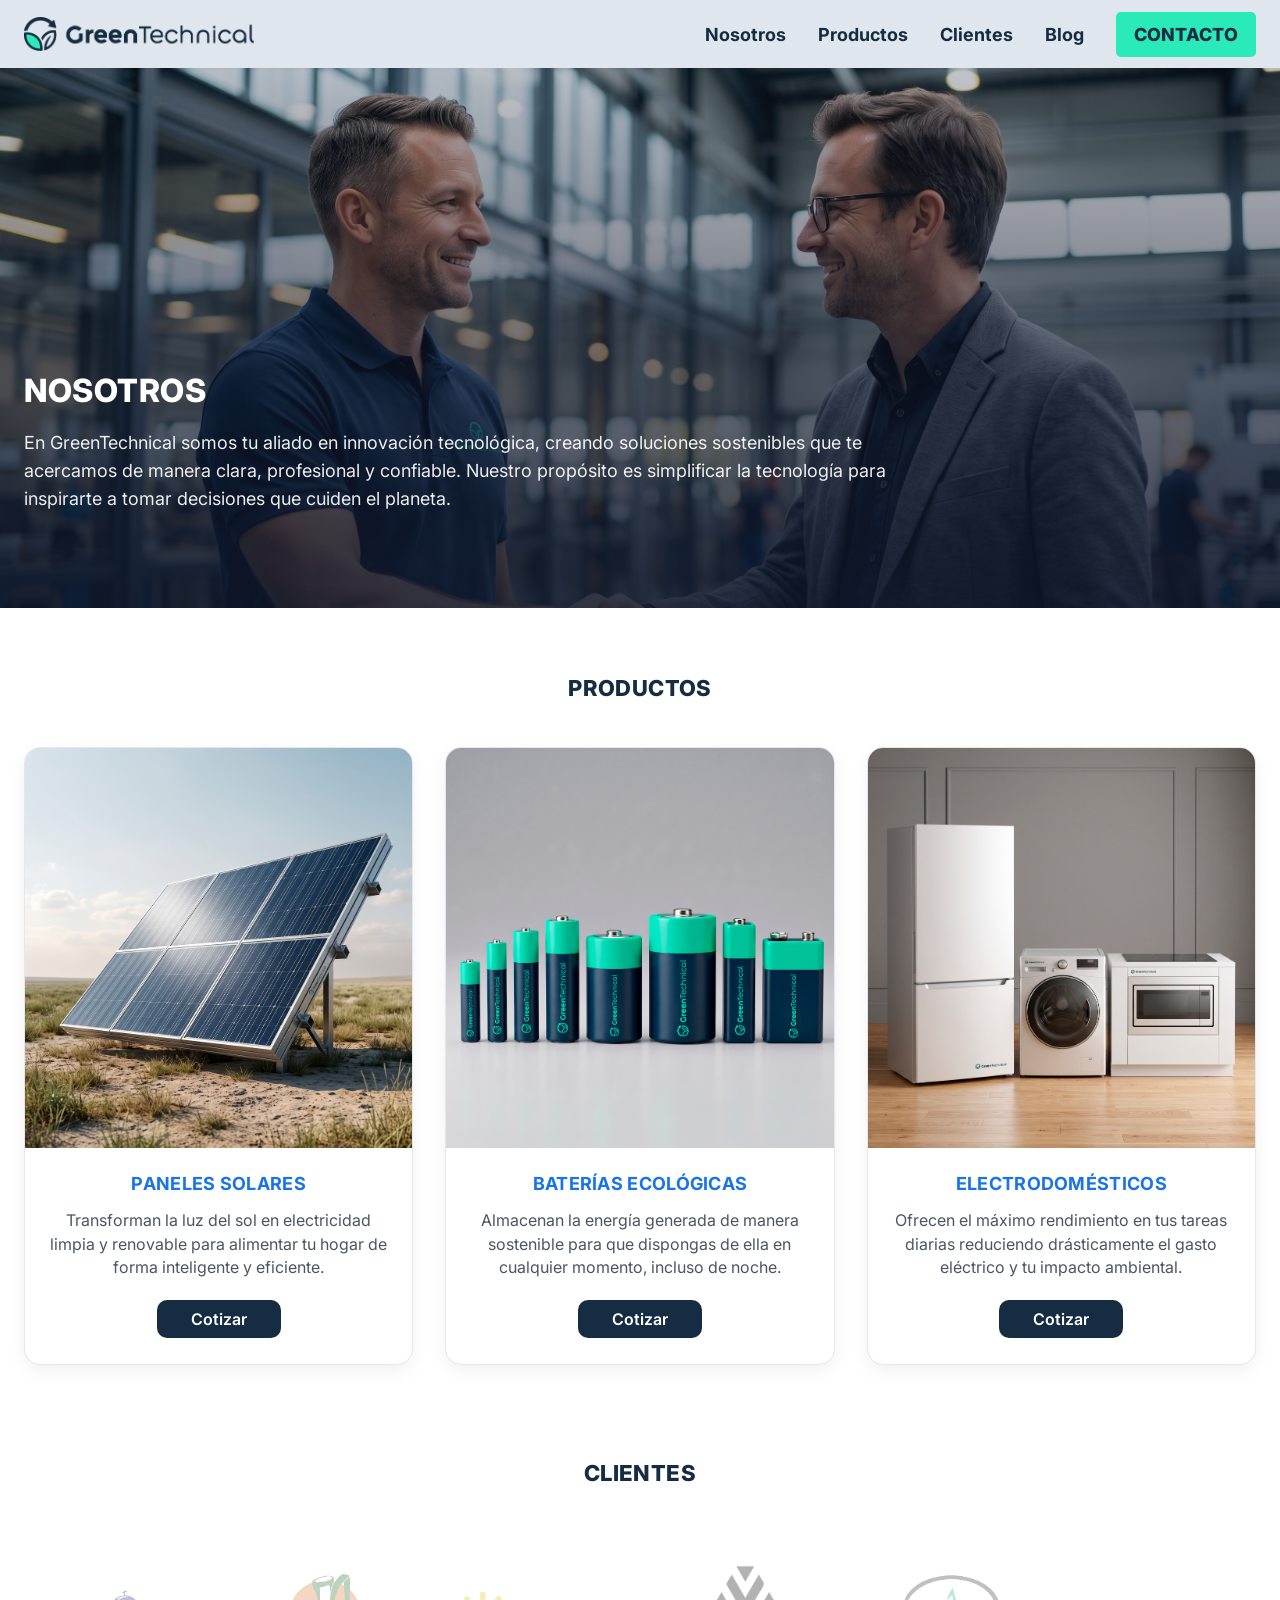
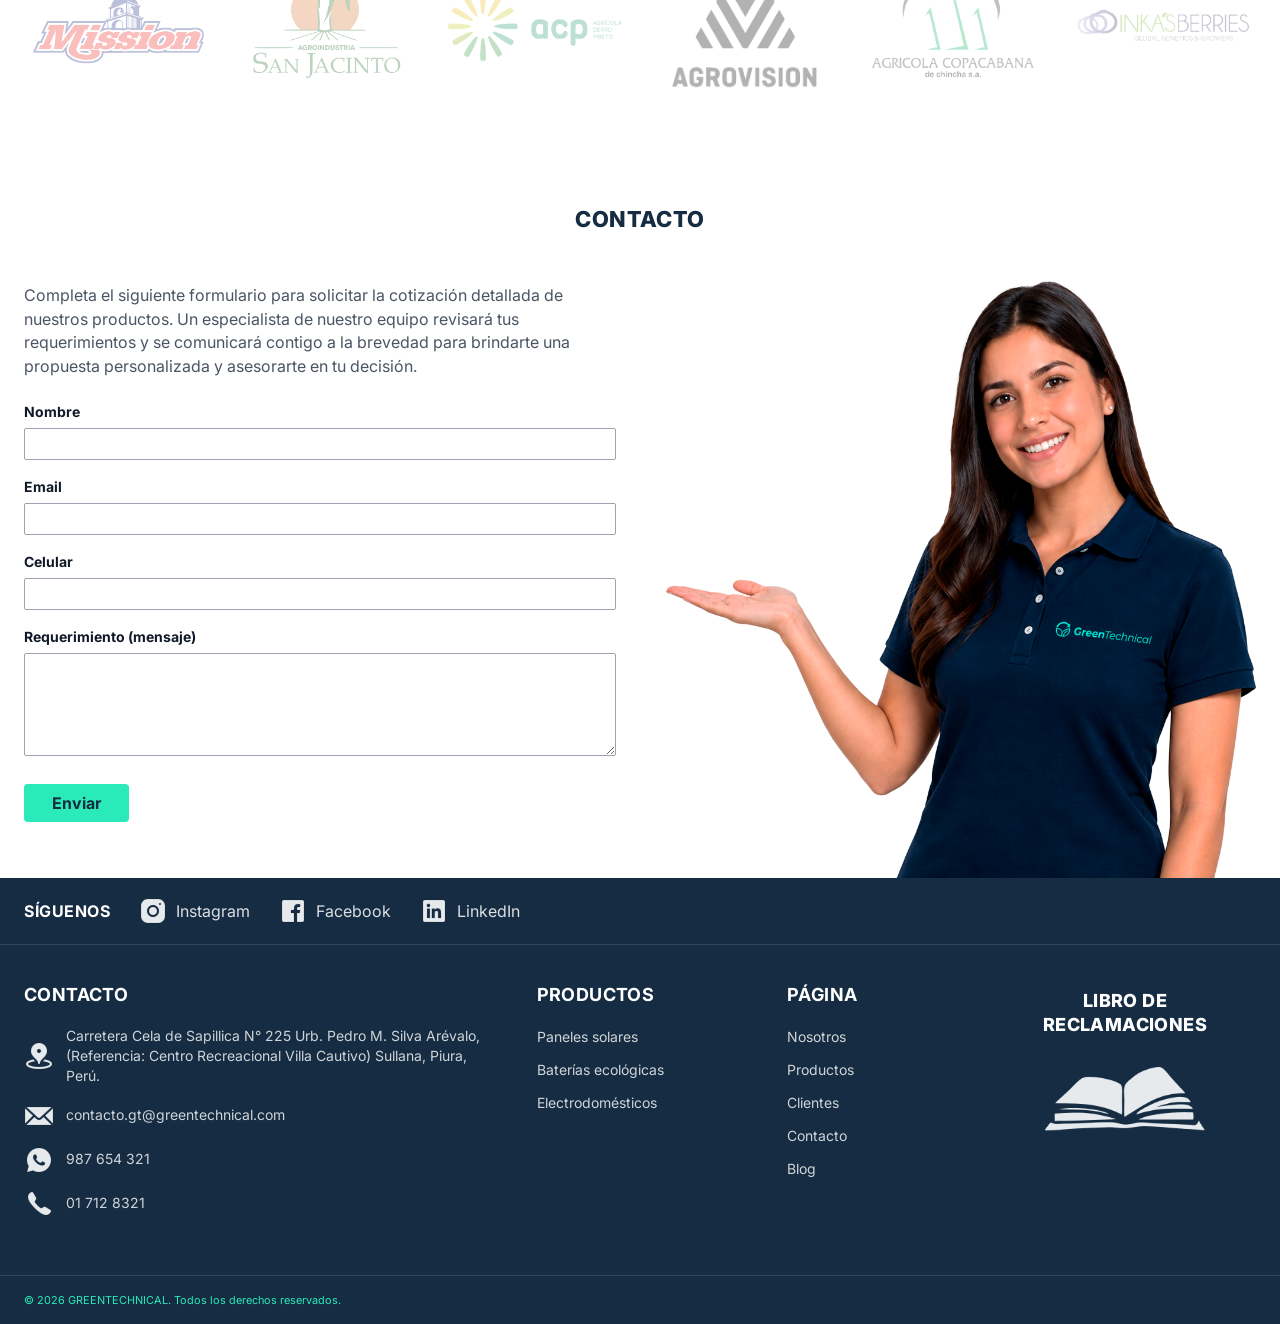
<file: index.html>
<!DOCTYPE html>
<html lang="es">
<head>
  <meta charset="UTF-8">
  <meta name="viewport" content="width=device-width, initial-scale=1.0">
  <title>GreenTechnical - Innovación Tecnológica Sostenible</title>
  <!-- Tipografía Google Fonts -->
  <link rel="preconnect" href="https://fonts.googleapis.com">
  <link rel="preconnect" href="https://fonts.gstatic.com" crossorigin>
  <link href="https://fonts.googleapis.com/css2?family=Inter:wght@300;400;500;600;700;800&display=swap" rel="stylesheet">
  <link rel="stylesheet" href="styles.css">
</head>
<body>

  <!-- ================= HEADER / NAVBAR ================= -->
  <header class="navbar">
    <div class="container navbar-content">
      <a href="#">
        <img src="img/logo-gt.png" alt="logo-greentechnical" class="logo">
      </a>

      <!-- Control Menú Hamburguesa (Solo CSS para Tablet/Mobile) -->
      <input type="checkbox" id="nav-toggle" class="nav-toggle" aria-label="Abrir menú de navegación">
      <label for="nav-toggle" class="nav-toggle-label">
        <span></span>
        <span></span>
        <span></span>
      </label>

      <nav class="nav-links">
        <a href="#nosotros">Nosotros</a>
        <a href="#productos">Productos</a>
        <a href="#clientes">Clientes</a>
        <a href="blog.html">Blog</a>
        <a href="#contacto" class="btn-contacto-nav">CONTACTO</a>
      </nav>
    </div>
  </header>

  <!-- ================= HERO / NOSOTROS ================= -->
  <main>
    <section id="nosotros" class="hero">
      <div class="hero-overlay"></div>
      <div class="container hero-content">
        <h1>NOSOTROS</h1>
        <p>
          En GreenTechnical somos tu aliado en innovación tecnológica, creando soluciones sostenibles que te acercamos de manera clara, profesional y confiable. Nuestro propósito es simplificar la tecnología para inspirarte a tomar decisiones que cuiden el planeta.
        </p>
      </div>
    </section>

    <!-- ================= PRODUCTOS ================= -->
    <section id="productos" class="section productos-section">
      <div class="container">
        <h2 class="section-title">PRODUCTOS</h2>

        <div class="productos-grid">
          <!-- Tarjeta 1 -->
          <article class="producto-card">
            <div class="producto-img-wrapper">
              <img src="img/paneles-solares.png" alt="Paneles Solares">
            </div>
            <div class="producto-body">
              <h3 class="producto-title">PANELES SOLARES</h3>
              <p class="producto-desc">
                Transforman la luz del sol en electricidad limpia y renovable para alimentar tu hogar de forma inteligente y eficiente.
              </p>
              <a href="#contacto" class="btn-cotizar">Cotizar</a>
            </div>
          </article>

          <!-- Tarjeta 2 -->
          <article class="producto-card">
            <div class="producto-img-wrapper">
              <img src="img/baterias.png" alt="Baterías Ecológicas">
            </div>
            <div class="producto-body">
              <h3 class="producto-title">BATERÍAS ECOLÓGICAS</h3>
              <p class="producto-desc">
                Almacenan la energía generada de manera sostenible para que dispongas de ella en cualquier momento, incluso de noche.
              </p>
              <a href="#contacto" class="btn-cotizar">Cotizar</a>
            </div>
          </article>

          <!-- Tarjeta 3 -->
          <article class="producto-card">
            <div class="producto-img-wrapper">
              <img src="img/electro.png" alt="Electrodomésticos">
            </div>
            <div class="producto-body">
              <h3 class="producto-title">ELECTRODOMÉSTICOS</h3>
              <p class="producto-desc">
                Ofrecen el máximo rendimiento en tus tareas diarias reduciendo drásticamente el gasto eléctrico y tu impacto ambiental.
              </p>
              <a href="#contacto" class="btn-cotizar">Cotizar</a>
            </div>
          </article>
        </div>
      </div>
    </section>

    <!-- ================= CLIENTES ================= -->
    <section id="clientes" class="section clientes-section">
      <div class="container">
        <h2 class="section-title">CLIENTES</h2>

        <div class="clientes-logos">
          <!-- Logo 1: Mission -->
          <div class="cliente-item">
            <img src="img/mission_grey_logo-copia.webp" alt="mission-cliente" class="client-img">
          </div>

          <!-- Logo 2: San Jacinto -->
          <div class="cliente-item">
            <img src="img/san_jacinto_grey_logo-copia.webp" alt="san-jacinto-cliente" class="client-img">
          </div>

          <!-- Logo 3: ACP -->
          <div class="cliente-item">
            <img src="img/acp_grey_logo-copia.webp" alt="acp-cliente" class="client-img">
          </div>

          <!-- Logo 4: Agrovision -->
          <div class="cliente-item">
            <img src="img/agrovision-copia.webp" alt="agrovision-cliente" class="client-img">
          </div>

          <!-- Logo 5: Agrícola Cerro Prieto -->
          <div class="cliente-item">
            <img src="img/agricola_copacabana_grey_logo-copia.webp" alt="agricola-copacabana-cliente" class="client-img">
          </div>

          <!-- Logo 6: Natucultura -->
          <div class="cliente-item">
            <img src="img/inkasberriers_grey_logo-copia.webp" alt="inkasberriers-cliente" class="client-img">
          </div>
        </div>
      </div>
    </section>

    <!-- ================= CONTACTO ================= -->
    <section id="contacto" class="section contacto-section">
      <div class="container">
        <h2 class="section-title">CONTACTO</h2>

        <div class="contacto-wrapper">
          <!-- Columna Izquierda: Formulario -->
          <div class="contacto-form-col">
            <p class="contacto-intro">
              Completa el siguiente formulario para solicitar la cotización detallada de nuestros productos. Un especialista de nuestro equipo revisará tus requerimientos y se comunicará contigo a la brevedad para brindarte una propuesta personalizada y asesorarte en tu decisión.
            </p>

            <form class="contacto-form" action="#" method="POST">
              <div class="form-group">
                <label for="nombre">Nombre</label>
                <input type="text" id="nombre" name="nombre" required>
              </div>

              <div class="form-group">
                <label for="email">Email</label>
                <input type="email" id="email" name="email" required>
              </div>

              <div class="form-group">
                <label for="celular">Celular</label>
                <input type="tel" id="celular" name="celular" required>
              </div>

              <div class="form-group">
                <label for="mensaje">Requerimiento (mensaje)</label>
                <textarea id="mensaje" name="mensaje" rows="5" required></textarea>
              </div>

              <button type="submit" class="btn-enviar">Enviar</button>
            </form>
          </div>

          <!-- Columna Derecha: Imagen Asesora -->
          <div class="contacto-img-col">
            <img src="img/mujer-gt.png" alt="Asesora comercial GreenTechnical" class="asesora-img">
          </div>
        </div>
      </div>
    </section>
  </main>


  <!-- ================= FOOTER ================= -->
  <footer class="footer">
    <!-- Barra Social Superior -->
    <div class="footer-social-bar">
      <div class="container social-bar-content">
        <span class="siguenos-label">SÍGUENOS</span>

        <div class="social-links-group">
          <a href="#" class="social-link">
            <span class="social-icon-box">
              <img src="img/icons-web/ig.png" alt="instagram">
            </span>
            Instagram
          </a>

          <a href="#" class="social-link">
            <span class="social-icon-box">
              <img src="img/icons-web/fb.png" alt="facebook">
            </span>
            Facebook
          </a>

          <a href="#" class="social-link">
            <span class="social-icon-box">
              <img src="img/icons-web/lin.png" alt="linkedin">
            </span>
            LinkedIn
          </a>
        </div>
      </div>
    </div>

    <!-- Cuerpo Principal del Footer -->
    <div class="container footer-main">
      <!-- Columna 1: Contacto -->
      <div class="footer-col footer-col-contact">
        <h4>CONTACTO</h4>
        <ul class="contact-list">
          <li>
            <img src="img/icons-web/location.png" alt="ubicación" class="contact-icon">
            <a href="https://www.google.com/maps/search/+Carretera+Cela+de+Sapillica+N°+225+Urb.+Pedro+M.+Silva+Arévalo/@-4.7765306,-79.9876727,16z/data=!3m1!4b1?entry=ttu&g_ep=EgoyMDI2MTAyMC4wIKXMDSoASAFQAw%3D%3D">
              Carretera Cela de Sapillica N° 225 Urb. Pedro M. Silva Arévalo,<br>
              (Referencia: Centro Recreacional Villa Cautivo) Sullana, Piura, Perú.
            </a>
          </li>
          <li>
            <img src="img/icons-web/mail.png" alt="correo" class="contact-icon">
            <a href="mailto:contacto.gt@greentechnical.com">contacto.gt@greentechnical.com</a>
          </li>
          <li>
            <img src="img/icons-web/wp.png" alt="whatsapp" class="contact-icon">
            <a href="https://api.whatsapp.com/send?phone=51997412505">987 654 321</a>
          </li>
          <li>
            <img src="img/icons-web/phone.png" alt="whatsapp" class="contact-icon">
            <a>01 712 8321</a>
          </li>
        </ul>
      </div>

      <!-- Columna 2: Productos -->
      <div class="footer-col">
        <h4>PRODUCTOS</h4>
        <ul class="footer-links">
          <li><a href="#productos">Paneles solares</a></li>
          <li><a href="#productos">Baterías ecológicas</a></li>
          <li><a href="#productos">Electrodomésticos</a></li>
        </ul>
      </div>

      <!-- Columna 3: Página -->
      <div class="footer-col">
        <h4>PÁGINA</h4>
        <ul class="footer-links">
          <li><a href="#nosotros">Nosotros</a></li>
          <li><a href="#productos">Productos</a></li>
          <li><a href="#clientes">Clientes</a></li>
          <li><a href="#contacto">Contacto</a></li>
          <li><a href="blog.html">Blog</a></li>
        </ul>
      </div>

      <!-- Columna 4: Libro de Reclamaciones -->
      <div class="footer-col footer-reclamaciones">
        <a href="#" class="reclamaciones-box">
          <span class="reclamaciones-title">LIBRO DE<br>RECLAMACIONES</span>
          <img src="img/icons-web/r-book.png" alt="reclamaciones" class="book-img">
        </a>
      </div>
    </div>

    <!-- Barra Inferior Copyright -->
    <div class="footer-bottom">
      <div class="container">
        <p class="copyright">© 2026 GREENTECHNICAL. Todos los derechos reservados.</p>
      </div>
    </div>
  </footer>

</body>
</html>
</file>
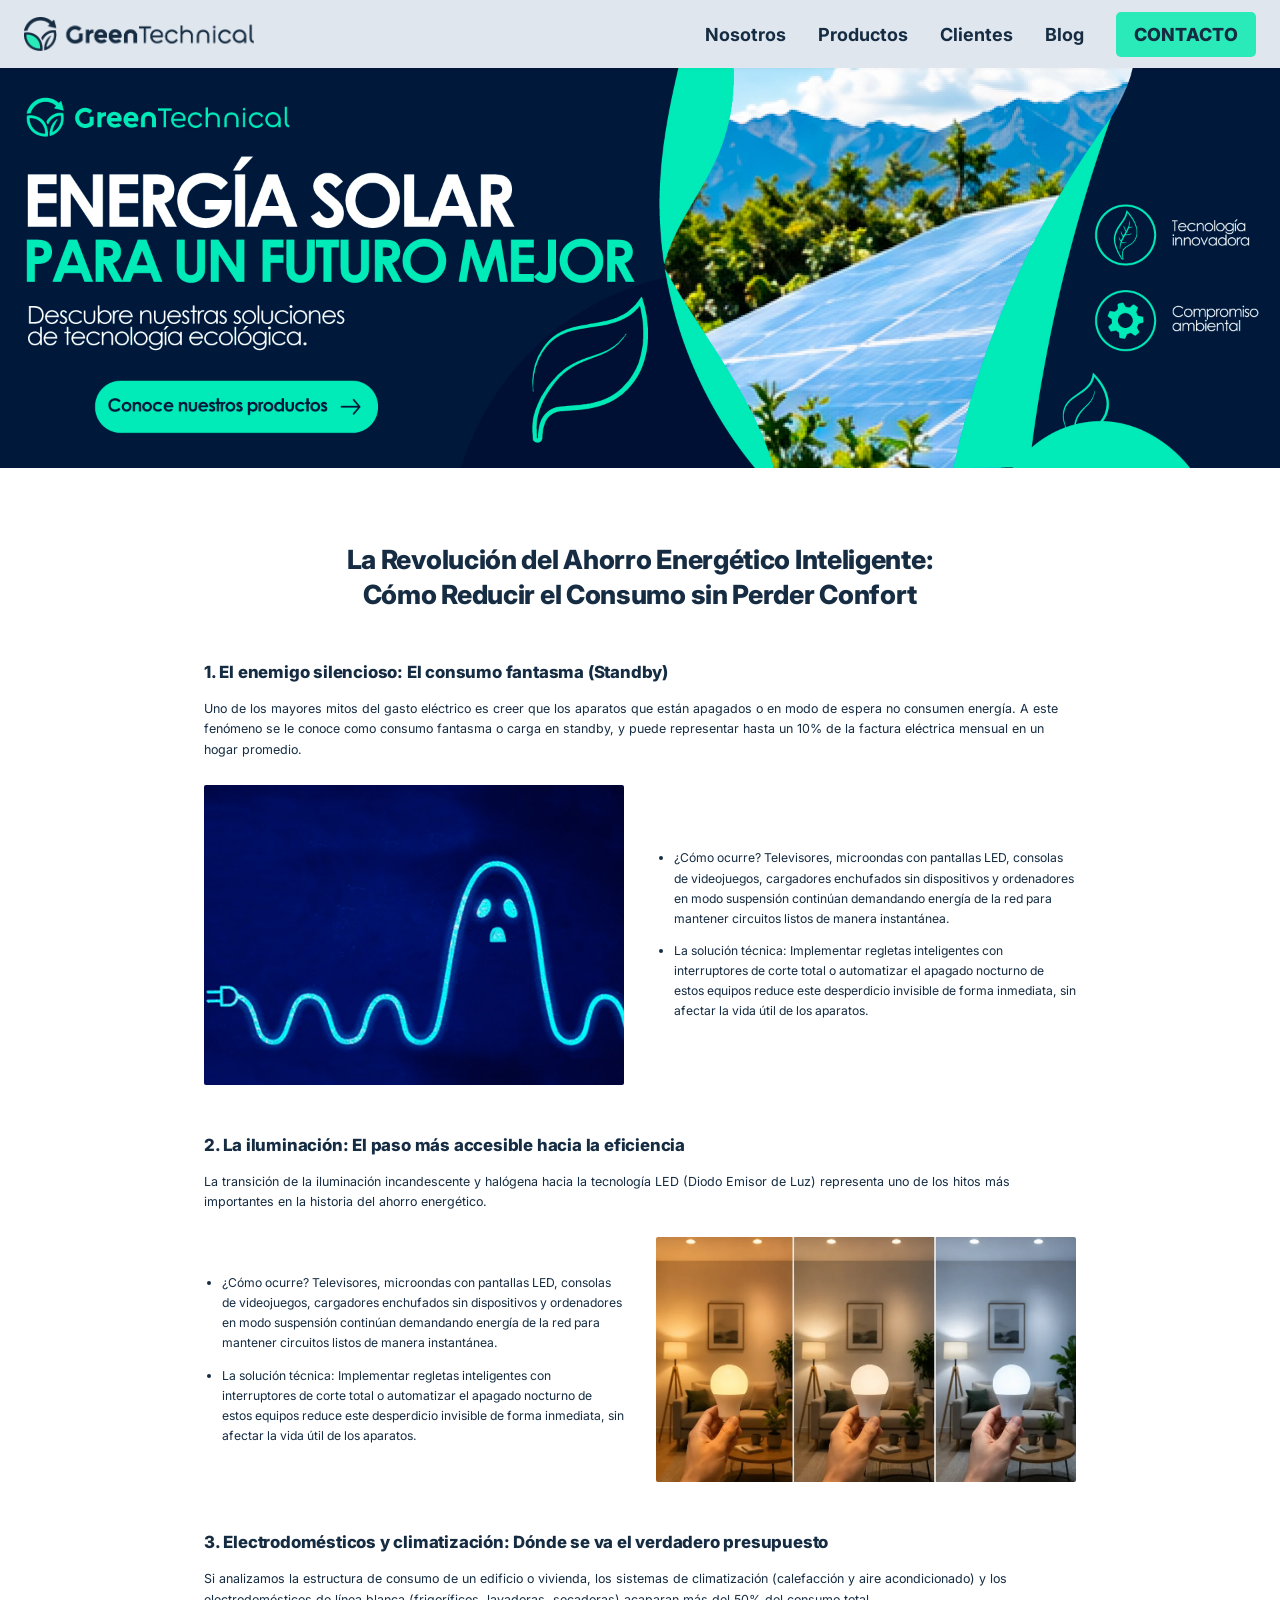
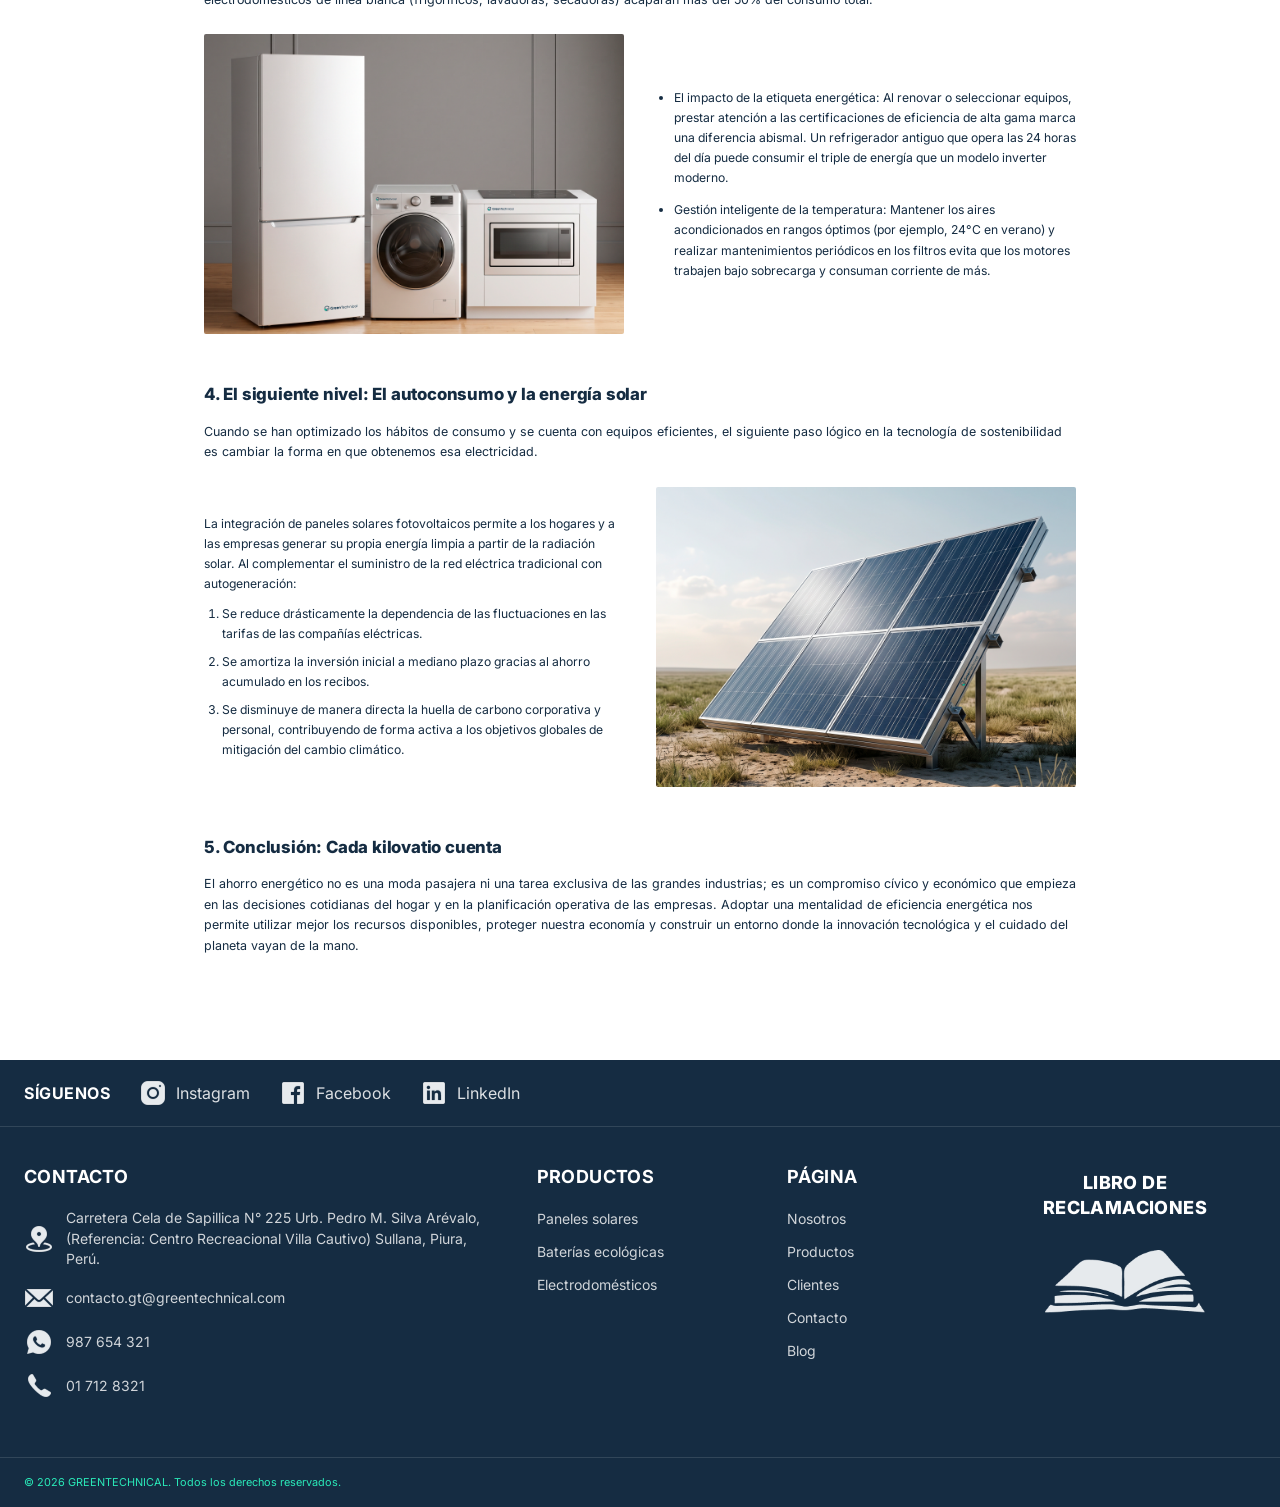
<file: blog.html>
<!DOCTYPE html>
<html lang="es">
<head>
  <meta charset="UTF-8">
  <meta name="viewport" content="width=device-width, initial-scale=1.0">
  <title>GreenTechnical - Innovación Tecnológica Sostenible</title>
  <!-- Tipografía Google Fonts -->
  <link rel="preconnect" href="https://fonts.googleapis.com">
  <link rel="preconnect" href="https://fonts.gstatic.com" crossorigin>
  <link href="https://fonts.googleapis.com/css2?family=Inter:wght@300;400;500;600;700;800&display=swap" rel="stylesheet">
  <link rel="stylesheet" href="styles.css">
</head>
<body>

  <!-- ================= HEADER / NAVBAR ================= -->
  <header class="navbar">
    <div class="container navbar-content">
      <a href="index.html#logo" class="logo">
        <img src="img/logo-gt.png" alt="logo-greentechnical" class="logo">
      </a>

      <!-- Control Menú Hamburguesa (Solo CSS para Tablet/Mobile) -->
      <input type="checkbox" id="nav-toggle" class="nav-toggle" aria-label="Abrir menú de navegación">
      <label for="nav-toggle" class="nav-toggle-label">
        <span></span>
        <span></span>
        <span></span>
      </label>

      <nav class="nav-links">
        <a href="index.html#nosotros">Nosotros</a>
        <a href="index.html#productos">Productos</a>
        <a href="index.html#clientes">Clientes</a>
        <a href="#blog">Blog</a>
        <a href="index.html#contacto" class="btn-contacto-nav">CONTACTO</a>
      </nav>
    </div>
  </header>

<!-- ================= CONTENIDO PRINCIPAL DEL BLOG ================= -->
      <section>
          <a href="index.html#productos">
            <img src="img/banner.png" alt="Electrodomésticos eficientes de línea blanca" class="banner-image">   
          </a>
      </section>
      <main class="blog-main">
        <article class="blog-container">

      <!-- Título Principal del Artículo -->
      <header class="blog-header">
        <h1 class="blog-title">
          La Revolución del Ahorro Energético Inteligente:<br>
          Cómo Reducir el Consumo sin Perder Confort
        </h1>
      </header>


      <!-- SECCIÓN 1: Imagen Izquierda / Texto Derecha -->
      <section class="blog-section">
        <h2 class="blog-subtitle">1. El enemigo silencioso: El consumo fantasma (Standby)</h2>
        <p class="blog-lead">
          Uno de los mayores mitos del gasto eléctrico es creer que los aparatos que están apagados o en modo de espera no consumen energía. A este fenómeno se le conoce como consumo fantasma o carga en standby, y puede representar hasta un 10% de la factura eléctrica mensual en un hogar promedio.
        </p>

        <div class="blog-row">
            <div class="blog-media">
            <img src="img/consumo-fantasma.png" alt="Electrodomésticos eficientes de línea blanca">
          </div>
          <div class="blog-text">
            <ul class="blog-list">
              <li>
                ¿Cómo ocurre? Televisores, microondas con pantallas LED, consolas de videojuegos, cargadores enchufados sin dispositivos y ordenadores en modo suspensión continúan demandando energía de la red para mantener circuitos listos de manera instantánea.
              </li>
              <li>
                La solución técnica: Implementar regletas inteligentes con interruptores de corte total o automatizar el apagado nocturno de estos equipos reduce este desperdicio invisible de forma inmediata, sin afectar la vida útil de los aparatos.
              </li>
            </ul>
          </div>
        </div>
      </section>

      <!-- SECCIÓN 2: Texto Izquierda / Imagen Derecha -->
      <section class="blog-section">
        <h2 class="blog-subtitle">2. La iluminación: El paso más accesible hacia la eficiencia</h2>
        <p class="blog-lead">
          La transición de la iluminación incandescente y halógena hacia la tecnología LED (Diodo Emisor de Luz) representa uno de los hitos más importantes en la historia del ahorro energético.
        </p>

        <div class="blog-row row-reverse-desktop">
          <div class="blog-text">
            <ul class="blog-list">
              <li>
                ¿Cómo ocurre? Televisores, microondas con pantallas LED, consolas de videojuegos, cargadores enchufados sin dispositivos y ordenadores en modo suspensión continúan demandando energía de la red para mantener circuitos listos de manera instantánea.
              </li>
              <li>
                La solución técnica: Implementar regletas inteligentes con interruptores de corte total o automatizar el apagado nocturno de estos equipos reduce este desperdicio invisible de forma inmediata, sin afectar la vida útil de los aparatos.
              </li>
            </ul>
          </div>

          <div class="blog-media">
            <!-- Composición de 3 paneles de temperatura de color LED (Cálida, Neutra, Fría) -->
            <div class="led-triptych" role="img" aria-label="Comparativa de iluminación LED cálida, neutra y fría">
              <div class="led-panel led-warm">
                <img src="img/luces.webp" alt="Iluminación LED">
            </div>
        </div>
      </section>

      <!-- SECCIÓN 3: Imagen Izquierda / Texto Derecha -->
      <section class="blog-section">
        <h2 class="blog-subtitle">3. Electrodomésticos y climatización: Dónde se va el verdadero presupuesto</h2>
        <p class="blog-lead">
          Si analizamos la estructura de consumo de un edificio o vivienda, los sistemas de climatización (calefacción y aire acondicionado) y los electrodomésticos de línea blanca (frigoríficos, lavadoras, secadoras) acaparan más del 50% del consumo total.
        </p>

        <div class="blog-row">
          <div class="blog-media">
            <img src="img/electro.png" alt="Electrodomésticos eficientes de línea blanca">
          </div>
          <div class="blog-text">
            <ul class="blog-list">
              <li>
                El impacto de la etiqueta energética: Al renovar o seleccionar equipos, prestar atención a las certificaciones de eficiencia de alta gama marca una diferencia abismal. Un refrigerador antiguo que opera las 24 horas del día puede consumir el triple de energía que un modelo inverter moderno.
              </li>
              <li>
                Gestión inteligente de la temperatura: Mantener los aires acondicionados en rangos óptimos (por ejemplo, 24°C en verano) y realizar mantenimientos periódicos en los filtros evita que los motores trabajen bajo sobrecarga y consuman corriente de más.
              </li>
            </ul>
          </div>
        </div>
      </section>

      <!-- SECCIÓN 4: Texto Izquierda / Imagen Derecha -->
      <section class="blog-section">
        <h2 class="blog-subtitle">4. El siguiente nivel: El autoconsumo y la energía solar</h2>
        <p class="blog-lead">
          Cuando se han optimizado los hábitos de consumo y se cuenta con equipos eficientes, el siguiente paso lógico en la tecnología de sostenibilidad es cambiar la forma en que obtenemos esa electricidad.
        </p>

        <div class="blog-row row-reverse-desktop">
          <div class="blog-text">
            <p class="blog-subtext">
              La integración de paneles solares fotovoltaicos permite a los hogares y a las empresas generar su propia energía limpia a partir de la radiación solar. Al complementar el suministro de la red eléctrica tradicional con autogeneración:
            </p>
            <ol class="blog-ordered-list">
              <li>
                Se reduce drásticamente la dependencia de las fluctuaciones en las tarifas de las compañías eléctricas.
              </li>
              <li>
                Se amortiza la inversión inicial a mediano plazo gracias al ahorro acumulado en los recibos.
              </li>
              <li>
                Se disminuye de manera directa la huella de carbono corporativa y personal, contribuyendo de forma activa a los objetivos globales de mitigación del cambio climático.
              </li>
            </ol>
          </div>

          <div class="blog-media">
            <img src="img/paneles-solares.png" alt="Panel solar fotovoltaico">
          </div>
        </div>
      </section>

      <!-- SECCIÓN 5: Conclusión -->
      <section class="blog-section blog-conclusion">
        <h2 class="blog-subtitle">5. Conclusión: Cada kilovatio cuenta</h2>
        <p class="blog-lead">
          El ahorro energético no es una moda pasajera ni una tarea exclusiva de las grandes industrias; es un compromiso cívico y económico que empieza en las decisiones cotidianas del hogar y en la planificación operativa de las empresas. Adoptar una mentalidad de eficiencia energética nos permite utilizar mejor los recursos disponibles, proteger nuestra economía y construir un entorno donde la innovación tecnológica y el cuidado del planeta vayan de la mano.
        </p>
      </section>

    </article>
  </main>

  <!-- ================= FOOTER ================= -->
  <footer class="footer">
    <!-- Barra Social Superior -->
    <div class="footer-social-bar">
      <div class="container social-bar-content">
        <span class="siguenos-label">SÍGUENOS</span>

        <div class="social-links-group">
          <a href="#" class="social-link">
            <span class="social-icon-box">
              <img src="img/icons-web/ig.png" alt="instagram">
            </span>
            Instagram
          </a>

          <a href="#" class="social-link">
            <span class="social-icon-box">
              <img src="img/icons-web/fb.png" alt="facebook">
            </span>
            Facebook
          </a>

          <a href="#" class="social-link">
            <span class="social-icon-box">
              <img src="img/icons-web/lin.png" alt="linkedin">
            </span>
            LinkedIn
          </a>
        </div>
      </div>
    </div>

    <!-- Cuerpo Principal del Footer -->
    <div class="container footer-main">
      <!-- Columna 1: Contacto -->
      <div class="footer-col footer-col-contact">
        <h4>CONTACTO</h4>
        <ul class="contact-list">
          <li>
            <img src="img/icons-web/location.png" alt="ubicación" class="contact-icon">
            <a href="https://www.google.com/maps/search/+Carretera+Cela+de+Sapillica+N°+225+Urb.+Pedro+M.+Silva+Arévalo/@-4.7765306,-79.9876727,16z/data=!3m1!4b1?entry=ttu&g_ep=EgoyMDI2MTAyMC4wIKXMDSoASAFQAw%3D%3D">
              Carretera Cela de Sapillica N° 225 Urb. Pedro M. Silva Arévalo,<br>
              (Referencia: Centro Recreacional Villa Cautivo) Sullana, Piura, Perú.
            </a>
          </li>
          <li>
            <img src="img/icons-web/mail.png" alt="correo" class="contact-icon">
            <a href="mailto:contacto.gt@greentechnical.com">contacto.gt@greentechnical.com</a>
          </li>
          <li>
            <img src="img/icons-web/wp.png" alt="whatsapp" class="contact-icon">
            <a href="https://api.whatsapp.com/send?phone=51997412505">987 654 321</a>
          </li>
          <li>
            <img src="img/icons-web/phone.png" alt="whatsapp" class="contact-icon">
            <a>01 712 8321</a>
          </li>
        </ul>
      </div>

      <!-- Columna 2: Productos -->
      <div class="footer-col">
        <h4>PRODUCTOS</h4>
        <ul class="footer-links">
          <li><a href="index.html#productos">Paneles solares</a></li>
          <li><a href="index.html#productos">Baterías ecológicas</a></li>
          <li><a href="index.html#productos">Electrodomésticos</a></li>
        </ul>
      </div>

      <!-- Columna 3: Página -->
      <div class="footer-col">
        <h4>PÁGINA</h4>
        <ul class="footer-links">
          <li><a href="index.html#nosotros">Nosotros</a></li>
          <li><a href="index.html#productos">Productos</a></li>
          <li><a href="index.html#clientes">Clientes</a></li>
          <li><a href="index.html#contacto">Contacto</a></li>
          <li><a href="blog.html">Blog</a></li>
        </ul>
      </div>

      <!-- Columna 4: Libro de Reclamaciones -->
      <div class="footer-col footer-reclamaciones">
        <a href="#" class="reclamaciones-box">
          <span class="reclamaciones-title">LIBRO DE<br>RECLAMACIONES</span>
          <img src="img/icons-web/r-book.png" alt="reclamaciones" class="book-img">
        </a>
      </div>
    </div>

      <!-- Barra Inferior Copyright -->
      <div class="footer-bottom">
        <div class="container">
          <p class="copyright">© 2026 GREENTECHNICAL. Todos los derechos reservados.</p>
        </div>
      </div>
  </footer>

</body>
</html>
</file>
<file: styles.css>
/* ================= RESET Y VARIABLES ================= */
:root {
  --bg-navbar: #dfe6ed;
  --navy-dark: #152C42;
  --navy-primary: #152C42;
  --cyan-title: #1A73E9;
  --mint-accent: #2AEAB9;
  --mint-hover: #2AEAB9;
  --text-dark: #152C42;
  --text-muted: #4b5563;
  --border-card: #e5e7eb;
  --border-input: #9ca3af;
  --white: #ffffff;
}

* {
  margin: 0;
  padding: 0;
  box-sizing: border-box;
}

html {
  scroll-behavior: smooth;
}

body {
  font-family: 'Inter', -apple-system, BlinkMacSystemFont, sans-serif;
  color: var(--text-dark);
  background-color: var(--white);
  line-height: 1.5;
  -webkit-font-smoothing: antialiased;
  overflow-x: hidden;
}

.container {
  width: 100%;
  max-width: 1440px;
  margin: 0 auto;
  padding: 0 24px;
}

/* ================= HEADER / NAVBAR ================= */
.navbar {
  background-color: var(--bg-navbar);
  height: 68px;
  display: flex;
  align-items: center;
  position: sticky;
  top: 0;
  z-index: 1000;
  box-shadow: 0 1px 4px rgba(0, 0, 0, 0.04);
}

.navbar-content {
  display: flex;
  justify-content: space-between;
  align-items: center;
  position: static;
}

.logo {
  height: 34px;
  display: flex;
  align-items: center;
  gap: 10px;
  text-decoration: none;
  color: var(--navy-primary);
  z-index: 1002;
}

/* Ocultar controles hamburguesa en Desktop */
.nav-toggle {
  display: none;
}

.nav-toggle-label {
  display: none;
  flex-direction: column;
  justify-content: space-between;
  width: 28px;
  height: 20px;
  cursor: pointer;
  z-index: 1002;
}

.nav-toggle-label span {
  display: block;
  width: 100%;
  height: 2.5px;
  background-color: var(--navy-primary);
  border-radius: 2px;
  transition: transform 0.3s ease, opacity 0.3s ease;
}

.nav-links {
  display: flex;
  align-items: center;
  gap: 32px;
}

.nav-links a {
  text-decoration: none;
  color: var(--navy-primary);
  font-size: 1.125rem;
  font-weight: 700;
  transition: color 0.2s ease;
}

.nav-links a:hover {
  color: var(--cyan-title);
}

.btn-contacto-nav {
  background-color: var(--mint-accent);
  color: var(--navy-primary) !important;
  font-weight: 800 !important;
  font-size: 1.125rem !important;
  padding: 9px 18px;
  border-radius: 5px;
  letter-spacing: 0.3px;
}

.btn-contacto-nav:active {
  background-color: var(--cyan-title);
  color: var(--bg-navbar) !important;
}

/* ================= PÁGINA PRINCIPAL ================= */
.hero {
  position: relative;
  height: 540px;
  background-image: url('img/portada-gt.jpg');
  background-size: cover;
  background-position: center 25%;
  display: flex;
  align-items: flex-end;
  padding-bottom: 95px;
}

.hero-overlay {
  position: absolute;
  inset: 0;
  background: linear-gradient(
    to bottom,
    rgba(15, 23, 42, 0.25) 0%,
    rgba(15, 23, 42, 0.68) 65%,
    rgba(15, 23, 42, 0.85) 100%
  );
}

.hero-content {
  position: relative;
  z-index: 2;
  color: var(--white);
}

.hero-content h1 {
  font-size: 2rem;
  font-weight: 800;
  letter-spacing: 0.5px;
  margin-bottom: 14px;
  text-transform: uppercase;
}

.hero-content p {
  font-size: 1.125rem;
  font-weight: 400;
  line-height: 1.55;
  max-width: 920px;
  color: rgba(255, 255, 255, 0.92);
}

/* ================= SECCIONES GENERALES ================= */
.section {
  padding: 64px 0 36px;
}

.section-title {
  text-align: center;
  font-size: 1.375rem;
  font-weight: 800;
  color: var(--navy-primary);
  text-transform: uppercase;
  letter-spacing: 0.4px;
  margin-bottom: 42px;
}

/* ================= PRODUCTOS ================= */
.productos-grid {
  display: grid;
  grid-template-columns: repeat(3, 1fr);
  gap: 32px;
}

.producto-card {
  background: var(--white);
  border: 1px solid var(--border-card);
  border-radius: 16px;
  overflow: hidden;
  box-shadow: 0 6px 18px rgba(0, 0, 0, 0.06);
  display: flex;
  flex-direction: column;
  transition: transform 0.25s ease, box-shadow 0.25s ease;
}

.producto-card:hover {
  transform: translateY(-4px);
  box-shadow: 0 12px 24px rgba(0, 0, 0, 0.1);
}

.producto-img-wrapper {
  width: 100%;
  height: 400px;
  overflow: hidden;
  background-color: #f3f4f6;
}

.producto-img-wrapper img {
  width: 100%;
  height: 100%;
  object-fit: cover;
  display: block;
}

.producto-body {
  padding: 22px 24px 26px;
  text-align: center;
  display: flex;
  flex-direction: column;
  flex-grow: 1;
  align-items: center;
}

.producto-title {
  font-size: 1.125rem;
  font-weight: 700;
  color: var(--cyan-title);
  text-transform: uppercase;
  margin-bottom: 12px;
  letter-spacing: 0.3px;
}

.producto-desc {
  font-size: 1rem;
  color: var(--text-muted);
  line-height: 1.48;
  margin-bottom: 20px;
  flex-grow: 1;
}

.btn-cotizar {
  display: inline-block;
  background-color: var(--navy-primary);
  color: var(--white);
  text-decoration: none;
  font-size: 1rem;
  font-weight: 600;
  padding: 7px 34px;
  border-radius: 10px;
}

.btn-cotizar:hover {
  background-color: var(--cyan-title);
}

/* ================= CLIENTES ================= */
.clientes-section {
  padding-top: 56px;
  padding-bottom: 30px;
}

.clientes-logos {
  display: grid;
  grid-template-columns: repeat(6, 1fr);
  align-items: center;
  gap: 20px;
}

.cliente-item {
  display: flex;
  justify-content: center;
  align-items: center;
}

.client-img {
  width: 100%;
  height: 100%;
  opacity: 30%;
}

.client-img:hover {
  opacity: 100%;
}


/* ================= CONTACTO ================= */
.contacto-section {
  padding-top: 52px;
  padding-bottom: 0;
}

.contacto-wrapper {
  display: grid;
  grid-template-columns: 1fr 1fr;
  gap: 48px;
  align-items: end;
}

.contacto-form-col {
  padding-bottom: 56px;
}

.contacto-intro {
  font-size: 1rem;
  color: var(--text-muted);
  line-height: 1.48;
  margin-bottom: 22px;
}

.contacto-form .form-group {
  margin-bottom: 16px;
}

.contacto-form label {
  display: block;
  font-size: 0.875rem;
  font-weight: 700;
  color: #111827;
  margin-bottom: 6px;
}

.contacto-form input,
.contacto-form textarea {
  width: 100%;
  border: 1px solid var(--border-input);
  border-radius: 2px;
  padding: 8px 10px;
  font-family: inherit;
  font-size: 0.875rem;
  color: var(--text-dark);
  outline: none;
  transition: border-color 0.2s ease;
}

.contacto-form input {
  height: 32px;
}

.contacto-form textarea {
  resize: vertical;
  min-height: 96px;
}

.contacto-form input:focus,
.contacto-form textarea:focus {
  border-color: var(--navy-primary);
}

.btn-enviar {
  margin-top: 6px;
  background-color: var(--mint-accent);
  color: var(--navy-primary);
  font-family: inherit;
  font-size: 1rem;
  font-weight: 700;
  border: none;
  border-radius: 4px;
  padding: 9px 28px;
  cursor: pointer;
  transition: background-color 0.2s ease;
}

.btn-enviar:hover {
  background-color: var(--mint-hover);
}

.btn-enviar:active {
  background-color: var(--navy-primary);
  color: var(--bg-navbar);
}

.contacto-img-col {
  display: flex;
  justify-content: center;
  align-items: flex-end;
}

.asesora-img {
  width: 100%;
  height: 600px;
  object-fit: cover;
  object-position: top center;
  display: block;
  border-radius: 8px 8px 0 0;
}

/* ================= BLOG ================= */
.banner-image {
  width: 100%;
  overflow: hidden;
  padding: 0px 0 32px;
}

.blog-main {
  padding: 0px 0 80px;
}

.blog-container {
  width: 100%;
  max-width: 920px;
  margin: 0 auto;
  padding: 0 24px;
}

.blog-header {
  text-align: center;
  margin-bottom: 48px;
}

.blog-title {
  font-size: 1.65rem;
  font-weight: 800;
  color: var(--blue-blog-title);
  line-height: 1.32;
  letter-spacing: -0.3px;
  padding-top: 36px;
}

.blog-section {
  margin-bottom: 48px;
}

.blog-conclusion {
  margin-bottom: 12px;
}

.blog-subtitle {
  font-size: 1.05rem;
  font-weight: 800;
  color: var(--text-dark);
  margin-bottom: 14px;
  letter-spacing: -0.2px;
}

.blog-lead {
  font-size: 0.78rem;
  color: var(--text-body);
  line-height: 1.65;
  margin-bottom: 24px;
}

/* Filas de 2 columnas (Imagen + Texto) */
.blog-row {
  display: grid;
  grid-template-columns: 1fr 1fr;
  gap: 32px;
  align-items: center;
}

.blog-media {
  width: 100%;
  border-radius: 2px;
  overflow: hidden;
  line-height: 0;
}

.blog-media img,
.ghost-illustration {
  width: 100%;
  height: 300px;
  object-fit: cover;
  display: block;
}

/* Composición de 3 paneles de bombillas LED (Sección 2) */
.led-triptych {
  display: grid;
  grid-template-columns: repeat(1, 1fr);
  height: 245px;
  width: 100%;
  overflow: hidden;
}

.led-panel {
  position: relative;
  height: 100%;
  overflow: hidden;
  border-right: 1px solid rgba(255, 255, 255, 0.25);
}

.led-panel:last-child {
  border-right: none;
}

.led-panel img {
  width: 100%;
  height: 100%;
  object-fit: cover;
  object-position: center;
}

/* Bloques de texto y listas */
.blog-text {
  font-size: 0.76rem;
  color: var(--text-body);
  line-height: 1.65;
}

.blog-subtext {
  margin-bottom: 10px;
}

.blog-list {
  list-style-type: disc;
  padding-left: 18px;
}

.blog-list li {
  margin-bottom: 12px;
}

.blog-list li:last-child {
  margin-bottom: 0;
}

.blog-ordered-list {
  list-style-type: decimal;
  padding-left: 18px;
}

.blog-ordered-list li {
  margin-bottom: 8px;
}

.blog-ordered-list li:last-child {
  margin-bottom: 0;
}

/* ================= FOOTER ================= */
.footer {
  background-color: var(--navy-dark);
  color: var(--white);
  font-size: 0.875rem;
}

.footer-social-bar {
  border-bottom: 1px solid rgba(255, 255, 255, 0.12);
  padding: 18px 0;
}

.social-bar-content {
  display: flex;
  align-items: center;
  gap: 28px;
}

.social-links-group {
  display: flex;
  align-items: center;
  gap: 28px;
}

.siguenos-label {
  font-weight: 700;
  font-size: 1rem;
  letter-spacing: 0.5px;
}

.social-link {
  display: flex;
  align-items: center;
  gap: 8px;
  color: rgba(255, 255, 255, 0.85);
  text-decoration: none;
  font-size: 1rem;
  transition: color 0.2s ease;
}

.social-link:hover {
  color: var(--mint-accent);
}

.social-icon-box {
  display: inline-flex;
  align-items: center;
  justify-content: center;
}

.footer-main {
  padding: 36px 24px 42px;
  display: grid;
  grid-template-columns: 2.2fr 1fr 0.8fr 1.2fr;
  gap: 32px;
  align-items: start;
}

.footer-col h4 {
  font-size: 1.125rem;
  font-weight: 700;
  letter-spacing: 0.4px;
  margin-bottom: 18px;
  color: var(--white);
}

.contact-list,
.footer-links {
  list-style: none;
}

.contact-list li {
  display: flex;
  align-items:center;
  gap: 12px;
  margin-bottom: 14px;
  color: rgba(255, 255, 255, 0.8);
  line-height: 1.45;
}

.contact-icon {
  align-items: center;
}

.contact-list a,
.footer-links a {
  color: rgba(255, 255, 255, 0.8);
  text-decoration: none;
  transition: color 0.2s ease;
}

.contact-list a:hover,
.footer-links a:hover {
  color: var(--mint-accent);
}

.footer-links li {
  margin-bottom: 12px;
}

.footer-reclamaciones {
  display: flex;
  justify-content: center;
  align-items: center;
  padding-top: 8px;
}

.reclamaciones-box {
  display: flex;
  flex-direction: column;
  align-items: center;
  text-decoration: none;
  color: var(--white);
  text-align: center;
}

.reclamaciones-title {
  font-size: 1.125rem;
  font-weight: 800;
  line-height: 1.35;
  letter-spacing: 0.4px;
  margin-bottom: 10px;
}

.book-img {
  width: 160px;
  height: auto;
  margin: 20px;
}

.footer-bottom {
  border-top: 1px solid rgba(255, 255, 255, 0.12);
  padding: 16px 0;
  font-size: 0.68rem;
  color: rgba(255, 255, 255, 0.65);
}

.copyright {
  color: var(--mint-accent);
}

/* ==========================================================================
   MEDIA QUERIES: TABLET CONVENCIONAL (768px - 1024px) Y MOBILE (<= 576px)
   ========================================================================== */

/* 1. TABLET HORIZONTAL / PANTALLAS MEDIANAS (Hasta 1024px) */
@media (max-width: 1024px) {
  .container {
    padding: 0 32px;
  }

  .nav-links {
    gap: 24px;
  }

  .hero {
    height: 460px;
    padding-bottom: 70px;
  }

  .productos-grid {
    gap: 22px;
  }

  .producto-img-wrapper {
    height: 200px;
  }

  .contacto-wrapper {
    gap: 32px;
  }

  .asesora-img {
    height: 420px;
  }

  .footer-main {
    padding: 36px 32px 42px;
    grid-template-columns: 1.8fr 1fr 0.8fr 1.1fr;
    gap: 24px;
  }
}

/* 2. TABLET VERTICAL / IPAD (Hasta 820px) */
@media (max-width: 820px) {
  /* Activación de Menú Hamburguesa en Tablet Vertical */
  .nav-toggle-label {
    display: flex;
  }

  .nav-links {
    position: absolute;
    top: 68px;
    left: 0;
    right: 0;
    background-color: var(--bg-navbar);
    flex-direction: column;
    align-items: center;
    gap: 0;
    padding: 0;
    max-height: 0;
    overflow: hidden;
    transition: max-height 0.35s ease, padding 0.35s ease, box-shadow 0.35s ease;
    border-top: 1px solid rgba(27, 50, 71, 0.08);
  }

  .nav-links a {
    width: 100%;
    text-align: center;
    padding: 14px 24px;
    font-size: 0.95rem;
    border-bottom: 1px solid rgba(27, 50, 71, 0.05);
  }

  .btn-contacto-nav {
    width: auto !important;
    margin: 14px 0 18px;
    padding: 10px 32px;
    font-size: 0.85rem !important;
  }

  /* Estado abierto del menú hamburguesa */
  .nav-toggle:checked ~ .nav-links {
    max-height: 340px;
    padding: 8px 0 12px;
    box-shadow: 0 10px 20px rgba(0, 0, 0, 0.1);
  }

  /* Animación del ícono hamburguesa a "X" */
  .nav-toggle:checked ~ .nav-toggle-label span:nth-child(1) {
    transform: translateY(8.7px) rotate(45deg);
  }
  .nav-toggle:checked ~ .nav-toggle-label span:nth-child(2) {
    opacity: 0;
  }
  .nav-toggle:checked ~ .nav-toggle-label span:nth-child(3) {
    transform: translateY(-8.7px) rotate(-45deg);
  }

  /* Hero en Tablet */
  .hero {
    height: 420px;
    padding-bottom: 56px;
    background-position: center 20%;
  }

  .hero-content h1 {
    font-size: 1.75rem;
  }

  .hero-content p {
    font-size: 0.88rem;
  }

  /* Secciones */
  .section {
    padding: 52px 0 28px;
  }

  .section-title {
    font-size: 1.25rem;
    margin-bottom: 34px;
  }

  /* Productos: 2 columnas arriba y la 3ra centrada abajo */
  .productos-grid {
    grid-template-columns: repeat(2, 1fr);
    gap: 24px;
  }

  .producto-card:nth-child(3) {
    grid-column: 1 / -1;
    max-width: calc(50% - 12px);
    margin: 0 auto;
    width: 100%;
  }

  /* Clientes: 3 columnas x 2 filas */
  .clientes-logos {
    grid-template-columns: repeat(3, 1fr);
    row-gap: 28px;
  }

  /* Contacto: Apilado centrado en Tablet */
  .contacto-wrapper {
    grid-template-columns: 1fr;
    gap: 16px;
  }

  .contacto-form-col {
    max-width: 580px;
    margin: 0 auto;
    width: 100%;
    padding-bottom: 24px;
  }

  .contacto-form input {
    height: 38px;
  }

  .asesora-img {
    max-width: 380px;
    height: 400px;
  }

  /* Footer: Cuadrícula 2x2 en Tablet */
  .footer-main {
    grid-template-columns: 1.4fr 1fr;
    row-gap: 36px;
    column-gap: 32px;
  }

  .footer-reclamaciones {
    justify-content: flex-start;
  }
}

/* 3. MOBILE / SMARTPHONES (Hasta 576px) */
@media (max-width: 576px) {
  .container {
    padding: 0 20px;
  }

  .navbar {
    height: 62px;
  }

  .nav-links {
    top: 62px;
  }

  .logo-icon {
    width: 30px;
    height: 30px;
  }

  /* Hero en Mobile */
  .hero {
    height: 380px;
    padding-bottom: 38px;
    background-position: 60% center;
  }

  .hero-content h1 {
    font-size: 1.45rem;
    margin-bottom: 10px;
  }

  .hero-content p {
    font-size: 0.82rem;
    line-height: 1.5;
  }

  /* Títulos y espaciado en Mobile */
  .section {
    padding: 42px 0 24px;
  }

  .section-title {
    font-size: 1.15rem;
    margin-bottom: 26px;
  }

  /*Productos*/

  .producto-desc {
  font-size: 0.875rem;
  }

  .producto-title {
  font-size: 0.875rem;
  }

  /* Productos: 1 columna al 100% en Mobile */
  .productos-grid {
    grid-template-columns: 1fr;
    gap: 20px;
  }

  .producto-card:nth-child(3) {
    grid-column: auto;
    max-width: 100%;
  }

  .producto-img-wrapper {
    height: 210px;
  }

  .btn-cotizar {
    width: 100%;
    max-width: 200px;
    padding: 9px 24px;
    font-size: 0.8rem;
  }

  .blog-container {
  padding: 0 24px;
  }

  .banner-image {
  display: none;
  }

  /* Clientes: 2 columnas x 3 filas en Mobile */
  .clientes-logos {
    grid-template-columns: repeat(2, 1fr);
    gap: 20px;
  }

  .client-svg {
    max-width: 120px;
    height: 46px;
  }

  /* Contacto en Mobile */
  .contacto-intro {
    font-size: 0.8rem;
    text-align: left;
  }

  .contacto-form input {
    height: 40px;
    font-size: 0.9rem;
  }

  .btn-enviar {
    width: 100%;
    padding: 12px 28px;
    font-size: 0.85rem;
  }

  .asesora-img {
    display: none;
  }

  @media (max-width: 820px) {
  /* 1. Forzamos a que la fila pase de 2 columnas a 1 sola columna */
  .blog-row,
  .blog-row.row-reverse-desktop {
    grid-template-columns: 1fr !important;
    gap: 20px;
  }

  /* 2. Aseguramos que el texto vaya siempre arriba (1) y la imagen abajo (2) */
  .blog-row .blog-text {
    order: 1 !important;
  }

  .blog-row .blog-media {
    order: 2 !important;
  }

  /* 3. Ajustamos la altura de la imagen para que luzca proporcional en móvil */
  .blog-media img,
  .ghost-illustration,
  .led-triptych {
    width: 100%;
    height: 220px;
    border-radius: 6px;
  }
}

  /* Footer en Mobile */
  .social-bar-content {
    flex-direction: column;
    align-items: center;
    gap: 12px;
  }

  .social-links-group {
    flex-wrap: wrap;
    justify-content: center;
    gap: 20px;
  }

  .footer-main {
    grid-template-columns: 1fr;
    padding: 32px 20px;
    gap: 28px;
    text-align: center;
  }

  .contact-list li {
    flex-direction: column;
    align-items: center;
    text-align: center;
    gap: 6px;
  }

  .footer-reclamaciones {
    justify-content: center;
    padding-top: 4px;
  }

  .footer-bottom {
    text-align: center;
  }
}
</file>
